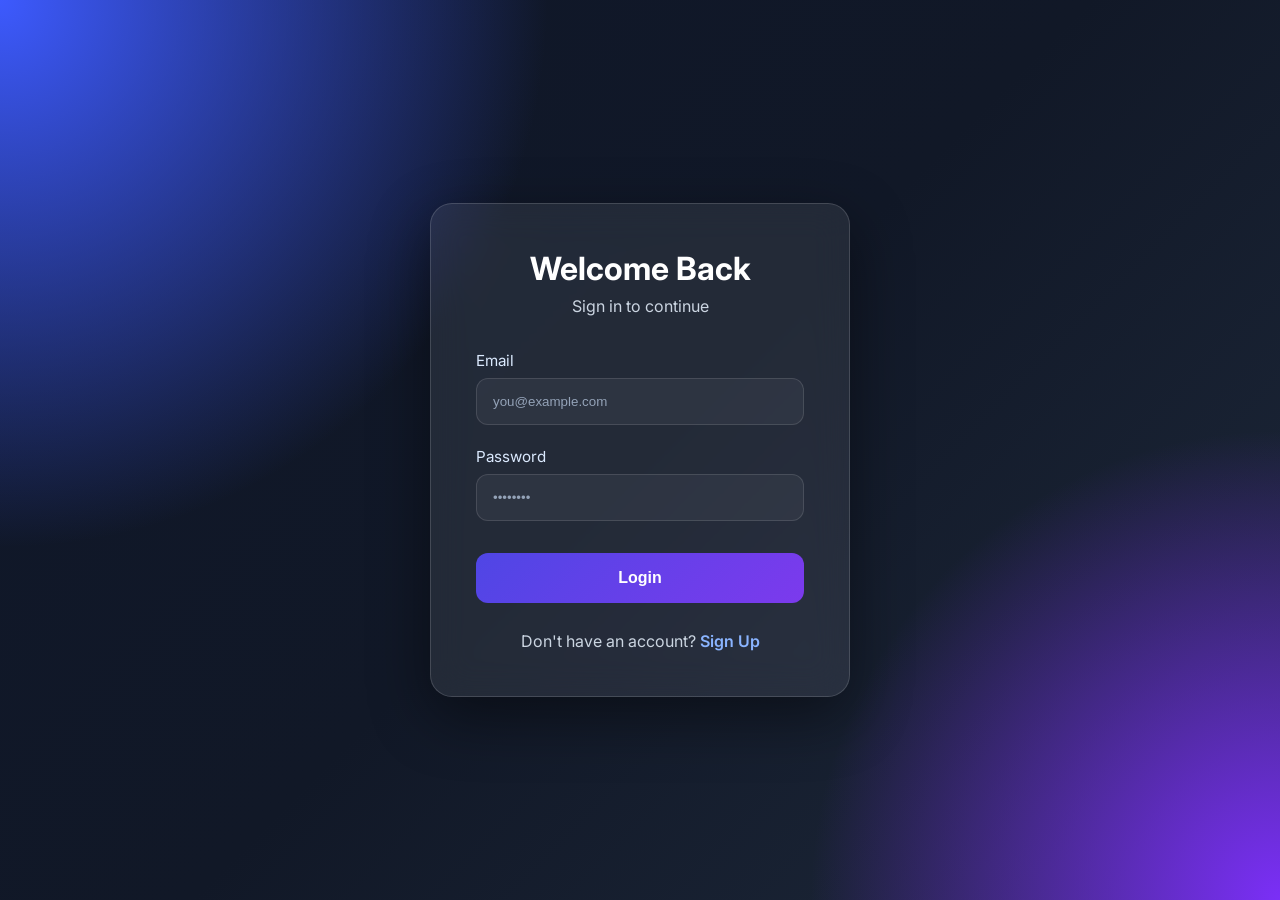
<file: index.html>
<!DOCTYPE html>
<html lang="en">

    <head>
        <meta charset="UTF-8">
        <meta name="viewport" content="width=device-width, initial-scale=1.0">
        <title>Login</title>
        <link rel="stylesheet" href="css/style.css">
        <link rel="icon" type="image/x-icon" href="./assets/icons/favicon.png">
        <link rel="preconnect" href="https://fonts.googleapis.com">
        <link rel="preconnect" href="https://fonts.gstatic.com" crossorigin>
        <link
            href="https://fonts.googleapis.com/css2?family=Cormorant+Garamond:wght@500;600&family=Inter:wght@300;400;500;600&display=swap"
            rel="stylesheet">
    </head>

    <body>

        <div class="container">
            <div class="card">

                <h1>Welcome Back</h1>
                <p class="subtitle">Sign in to continue</p>

                <form action="dashboard.html" method="get">

                    <div class="input-group">
                        <label>Email</label>
                        <input type="email" placeholder="you@example.com">
                    </div>

                    <div class="input-group">
                        <label>Password</label>
                        <input type="password" placeholder="••••••••">
                    </div>

                    <button type="submit">Login</button>

                </form>

                <p class="footer">
                    Don't have an account?
                    <a href="signup.html">Sign Up</a>
                </p>

            </div>
        </div>

    </body>

</html>
</file>
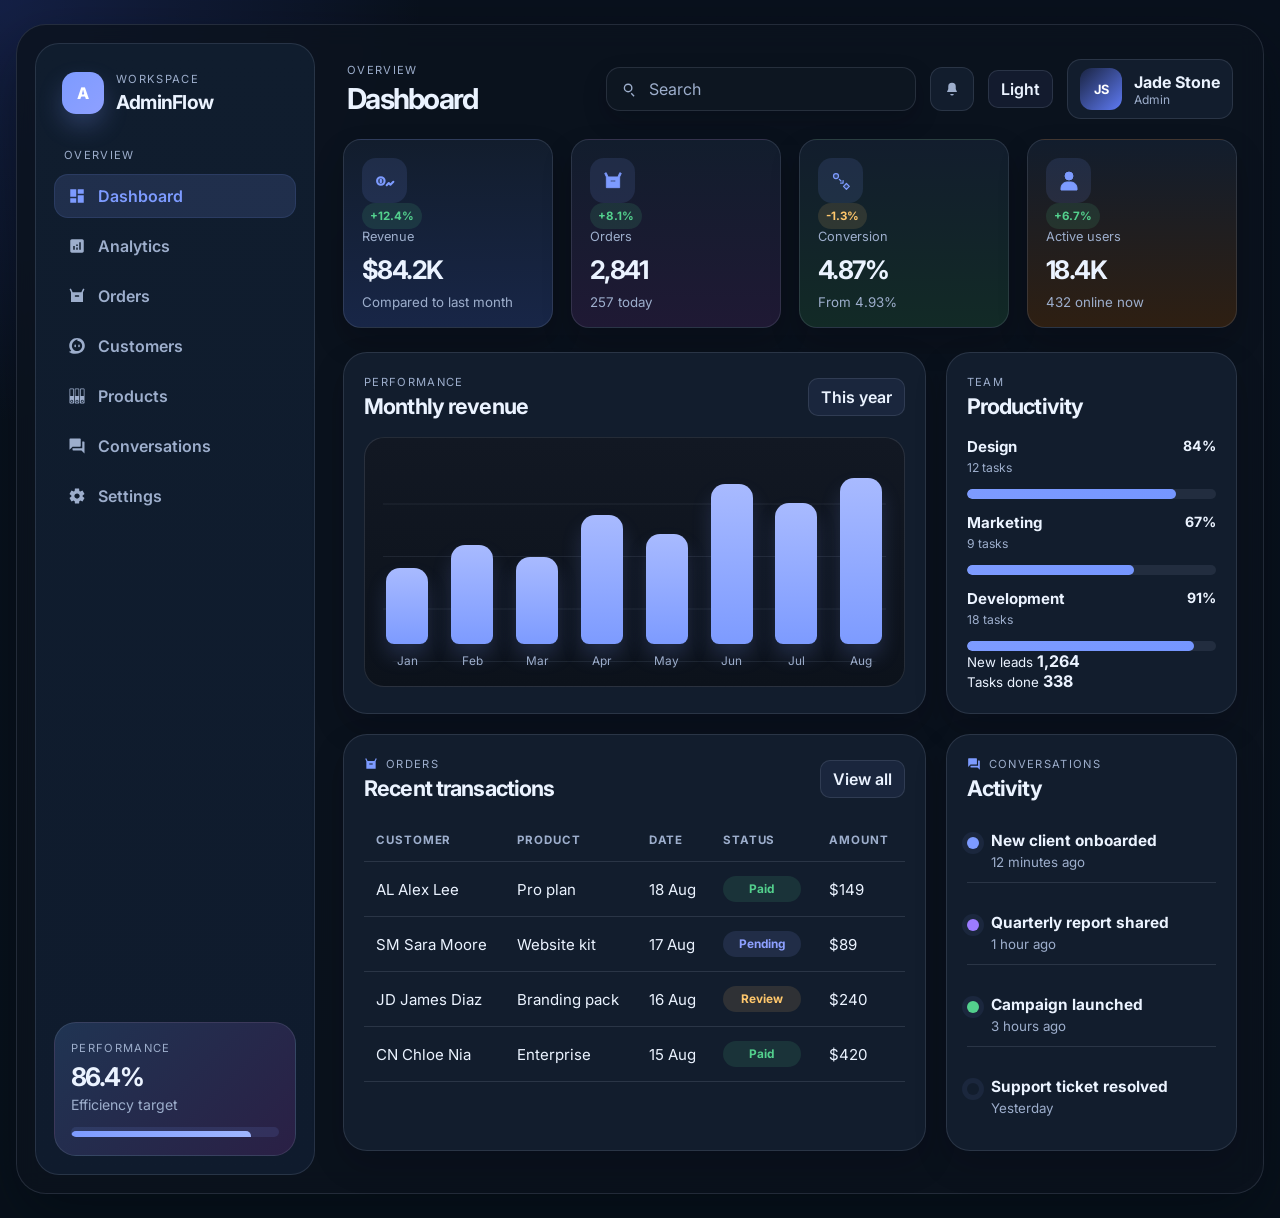
<file: dashboard-dark.html>
<!DOCTYPE html>
<html lang="en">

<head>
    <meta charset="UTF-8" />
    <meta name="viewport" content="width=device-width, initial-scale=1.0" />
    <title>Admin Panel Dashboard Dark</title>
    <link rel="preconnect" href="https://fonts.googleapis.com" />
    <link rel="preconnect" href="https://fonts.gstatic.com" crossorigin />
    <link href="https://fonts.googleapis.com/css2?family=Inter:wght@400;500;600;700;800&display=swap"
        rel="stylesheet" />
    <link rel="stylesheet" href="css/dash-dark-style.css" />
</head>

<body>
    <div class="app-shell">
        <aside class="sidebar" aria-label="Sidebar navigation">
            <div class="brand">
                <div class="brand-mark">A</div>
                <div>
                    <p class="eyebrow">Workspace</p>
                    <h1>AdminFlow</h1>
                </div>
            </div>

            <nav class="nav" aria-label="Main navigation">
                <p class="nav-label">Overview</p>

                <a class="nav-item active" href="index-dark.html">
                    <svg viewBox="0 0 24 24" aria-hidden="true">
                        <path fill="currentColor" d="M13 9V3h8v6zM3 13V3h8v10zm10 8V11h8v10zM3 21v-6h8v6z" />
                    </svg>
                    Dashboard
                </a>
                <a class="nav-item" href="analytics-dark.html">
                    <svg viewBox="0 0 24 24" aria-hidden="true">
                        <path fill="currentColor"
                            d="M7 17h2v-5H7zm8 0h2V7h-2zm-4 0h2v-3h-2zm0-5h2v-2h-2zm-6 9q-.825 0-1.412-.587T3 19V5q0-.825.588-1.412T5 3h14q.825 0 1.413.588T21 5v14q0 .825-.587 1.413T19 21z" />
                    </svg>
                    Analytics
                </a>
                <a class="nav-item" href="orders-dark.html">
                    <svg viewBox="0 0 24 24" aria-hidden="true">
                        <path fill="currentColor"
                            d="M4 20V7.1L2.05 2.85L3.85 2L6.2 7.05h11.6L20.15 2l1.8.85L20 7.1V20zm6-7h4q.425 0 .713-.288T15 12t-.288-.712T14 11h-4q-.425 0-.712.288T9 12t.288.713T10 13" />
                    </svg>
                    Orders
                </a>
                <a class="nav-item" href="index-dark.html">
                    <svg viewBox="0 0 48 48" aria-hidden="true">
                        <g fill="currentColor" fill-rule="evenodd" clip-rule="evenodd">
                            <path
                                d="M8.609 36.987C5.32 33.378 3.32 28.614 3.32 23.39c0-11.264 9.297-20.395 20.765-20.395S44.85 12.127 44.85 23.39c0 7.965-4.65 14.86-11.427 18.218a30 30 0 0 1-13.898 3.387c-6.152 0-11.868-1.839-16.608-4.987c0 0 3.179-.347 5.69-3.022zm25.23-3.502c5.373-5.371 5.373-14.08 0-19.453a13.7 13.7 0 0 0-8.96-4.007c-.098-2.447 1.219-4.099 1.225-4.107h-.001l.001-.001a19.7 19.7 0 0 0-10.228 5.439a19.7 19.7 0 0 0-4.755 7.641q.207-.55.463-1.084q-.293.75-.533 1.532c-1.573 4.776-.463 10.242 3.335 14.04c5.372 5.372 14.082 5.372 19.454 0" />
                            <path
                                d="M17.13 22.345v2.847a2.057 2.057 0 1 0 4.114 0v-2.847a2.057 2.057 0 1 0-4.114 0m10.183 0v2.847a2.057 2.057 0 0 0 4.114 0v-2.847a2.057 2.057 0 0 0-4.114 0" />
                        </g>
                    </svg>
                    Customers
                </a>
                <a class="nav-item" href="index-dark.html">
                    <svg viewBox="0 0 24 24" aria-hidden="true">
                        <path fill="currentColor"
                            d="M7 2H3a1 1 0 0 0-1 1v18a1 1 0 0 0 1 1h4a1 1 0 0 0 1-1V3a1 1 0 0 0-1-1M5 21a2 2 0 1 1 2-2a2 2 0 0 1-2 2m2-9H3V3h4Zm-1 7a1 1 0 1 1-1-1a1 1 0 0 1 1 1m8-17h-4a1 1 0 0 0-1 1v18a1 1 0 0 0 1 1h4a1 1 0 0 0 1-1V3a1 1 0 0 0-1-1m-2 19a2 2 0 1 1 2-2a2 2 0 0 1-2 2m2-9h-4V3h4Zm-1 7a1 1 0 1 1-1-1a1 1 0 0 1 1 1m8-17h-4a1 1 0 0 0-1 1v18a1 1 0 0 0 1 1h4a1 1 0 0 0 1-1V3a1 1 0 0 0-1-1m-2 19a2 2 0 1 1 2-2a2 2 0 0 1-2 2m2-9h-4V3h4Zm-1 7a1 1 0 1 1-1-1a1 1 0 0 1 1 1" />
                    </svg>
                    Products
                </a>
                <a class="nav-item" href="index-dark.html">
                    <svg viewBox="0 0 24 24" aria-hidden="true">
                        <path fill="currentColor"
                            d="M17 12V3a1 1 0 0 0-1-1H3a1 1 0 0 0-1 1v14l4-4h10a1 1 0 0 0 1-1m4-6h-2v9H6v2a1 1 0 0 0 1 1h11l4 4V7a1 1 0 0 0-1-1" />
                    </svg>
                    Conversations
                </a>
                <a class="nav-item" href="index-dark.html">
                    <svg viewBox="0 0 24 24" aria-hidden="true">
                        <path fill="currentColor"
                            d="m9.25 22l-.4-3.2q-.325-.125-.612-.3t-.563-.375L4.7 19.375l-2.75-4.75l2.575-1.95Q4.5 12.5 4.5 12.338v-.675q0-.163.025-.338L1.95 9.375l2.75-4.75l2.975 1.25q.275-.2.575-.375t.6-.3l.4-3.2h5.5l.4 3.2q.325.125.613.3t.562.375l2.975-1.25l2.75 4.75l-2.575 1.95q.025.175.025.338v.674q0 .163-.05.338l2.575 1.95l-2.75 4.75l-2.95-1.25q-.275.2-.575.375t-.6.3l-.4 3.2zm2.8-6.5q1.45 0 2.475-1.025T15.55 12t-1.025-2.475T12.05 8.5q-1.475 0-2.488 1.025T8.55 12t1.013 2.475T12.05 15.5" />
                    </svg>
                    Settings
                </a>
            </nav>

            <div class="sidebar-card">
                <p class="eyebrow">Performance</p>
                <strong>86.4%</strong>
                <span>Efficiency target</span>
                <div class="mini-progress" aria-hidden="true"><span></span></div>
            </div>
        </aside>

        <main class="main-panel">
            <header class="topbar">
                <div>
                    <p class="eyebrow">Overview</p>
                    <h2>Dashboard</h2>
                </div>

                <div class="topbar-actions">
                    <label class="search-box" aria-label="Search dashboard">
                        <svg viewBox="0 0 24 24" aria-hidden="true">
                            <path
                                d="M10.5 4a6.5 6.5 0 1 1 0 13 6.5 6.5 0 0 1 0-13Zm0 2a4.5 4.5 0 1 0 0 9 4.5 4.5 0 0 0 0-9Zm8.1 17.3-4.2-4.2 1.4-1.4 4.2 4.2-1.4 1.4Z" />
                        </svg>
                        <input type="search" placeholder="Search" aria-label="Search dashboard" />
                    </label>

                    <button class="icon-button" aria-label="Notifications">
                        <svg viewBox="0 0 24 24" aria-hidden="true">
                            <path
                                d="M12 3.5a5 5 0 0 1 5 5v3.5l1.7 4.1H5.3L7 12V8.5a5 5 0 0 1 5-5Zm0 17a2.5 2.5 0 0 1-2.45-2h4.9A2.5 2.5 0 0 1 12 20.5Z" />
                        </svg>
                    </button>

                    <a class="ghost-button" href="dashboard.html">Light</a>

                    <div class="user-pill" aria-label="User profile">
                        <div class="avatar">JS</div>
                        <div>
                            <strong>Jade Stone</strong>
                            <span>Admin</span>
                        </div>
                    </div>
                </div>
            </header>

            <section class="stats-grid" aria-label="Key performance indicators">
                <article class="stat-card accent-blue">
                    <div class="stat-head">
                        <div class="icon-box"><svg xmlns="http://www.w3.org/2000/svg" width="1em" height="1em"
                                viewBox="0 0 24 24" aria-hidden="true">
                                <title>revenue-duotone-bold</title>
                                <g fill="none" stroke="currentColor" stroke-linecap="round" stroke-linejoin="round"
                                    stroke-width="2.5">
                                    <path fill="currentColor" d="M2.5 12a4.5 4.5 0 1 0 9 0 4.5 4.5 0 1 0 -9 0"
                                        opacity=".2" stroke="none" />
                                    <path d="M2.5 12a4.5 4.5 0 1 0 9 0 4.5 4.5 0 1 0 -9 0" />
                                    <path d="M7 10.5v3" />
                                    <path d="m14 17 2.5 -2.5 2 2L22 13" />
                                </g>
                            </svg></div>
                        <span class="trend up">+12.4%</span>
                    </div>
                    <p class="stat-label">Revenue</p>
                    <h3>$84.2K</h3>
                    <small>Compared to last month</small>
                </article>

                <article class="stat-card accent-purple">
                    <div class="stat-head">
                        <div class="icon-box"><svg xmlns="http://www.w3.org/2000/svg" width="1em" height="1em"
                                viewBox="0 0 24 24" aria-hidden="true">
                                <title>orders</title>
                                <path fill="currentColor"
                                    d="M4 20V7.1L2.05 2.85L3.85 2L6.2 7.05h11.6L20.15 2l1.8.85L20 7.1V20zm6-7h4q.425 0 .713-.288T15 12t-.288-.712T14 11h-4q-.425 0-.712.288T9 12t.288.713T10 13" />
                            </svg></div>
                        <span class="trend up">+8.1%</span>
                    </div>
                    <p class="stat-label">Orders</p>
                    <h3>2,841</h3>
                    <small>257 today</small>
                </article>

                <article class="stat-card accent-green">
                    <div class="stat-head">
                        <div class="icon-box"><svg xmlns="http://www.w3.org/2000/svg" width="1em" height="1em"
                                viewBox="0 0 24 24" aria-hidden="true">
                                <title>conversion-duotone-thin</title>
                                <g fill="none" stroke="currentColor" stroke-linecap="round" stroke-linejoin="round"
                                    stroke-width="1.5">
                                    <path fill="currentColor" d="M3 6a3 3 0 1 0 6 0 3 3 0 1 0 -6 0" opacity=".2"
                                        stroke="none" />
                                    <path fill="currentColor" d="m18.5 15 3.5 3.5 -3.5 3.5 -3.5 -3.5Z" opacity=".2"
                                        stroke="none" />
                                    <path d="M3 6a3 3 0 1 0 6 0 3 3 0 1 0 -6 0" />
                                    <path d="m10 10 2 2" />
                                    <path d="M14.5 11.5v3h-3" />
                                    <path d="m18.5 15 3.5 3.5 -3.5 3.5 -3.5 -3.5Z" />
                                </g>
                            </svg></div>
                        <span class="trend down">-1.3%</span>
                    </div>
                    <p class="stat-label">Conversion</p>
                    <h3>4.87%</h3>
                    <small>From 4.93%</small>
                </article>

                <article class="stat-card accent-orange">
                    <div class="stat-head">
                        <div class="icon-box"><svg xmlns="http://www.w3.org/2000/svg" width="1em" height="1em"
                                viewBox="0 0 20 20" aria-hidden="true">
                                <title>user-active</title>
                                <path fill="currentColor" d="M12 11a6 6 0 0 1 6 6v2H2v-2a6 6 0 0 1 6-6z" />
                                <circle cx="10" cy="5" r="4" fill="currentColor" />
                            </svg></div>
                        <span class="trend up">+6.7%</span>
                    </div>
                    <p class="stat-label">Active users</p>
                    <h3>18.4K</h3>
                    <small>432 online now</small>
                </article>
            </section>

            <section class="content-grid">
                <article class="panel chart-panel">
                    <div class="panel-header">
                        <div>
                            <p class="eyebrow">Performance</p>
                            <h3>Monthly revenue</h3>
                        </div>
                        <button class="ghost-button">This year</button>
                    </div>

                    <div class="chart" aria-label="Monthly revenue chart">
                        <div class="chart-grid" aria-hidden="true"></div>
                        <div class="bars" aria-hidden="true">
                            <div class="bar-group"><span class="bar" style="--h:40%"></span><small>Jan</small></div>
                            <div class="bar-group"><span class="bar" style="--h:52%"></span><small>Feb</small></div>
                            <div class="bar-group"><span class="bar" style="--h:46%"></span><small>Mar</small></div>
                            <div class="bar-group"><span class="bar" style="--h:68%"></span><small>Apr</small></div>
                            <div class="bar-group"><span class="bar" style="--h:58%"></span><small>May</small></div>
                            <div class="bar-group"><span class="bar" style="--h:84%"></span><small>Jun</small></div>
                            <div class="bar-group"><span class="bar" style="--h:74%"></span><small>Jul</small></div>
                            <div class="bar-group"><span class="bar" style="--h:90%"></span><small>Aug</small></div>
                        </div>
                    </div>
                </article>

                <aside class="panel side-panel">
                    <div class="panel-header">
                        <div>
                            <p class="eyebrow">Team</p>
                            <h3>Productivity</h3>
                        </div>
                    </div>

                    <div class="progress-stack">
                        <div class="metric-row">
                            <div><strong>Design</strong><span>12 tasks</span></div>
                            <b>84%</b>
                        </div>
                        <div class="progress"><span style="width:84%"></span></div>

                        <div class="metric-row">
                            <div><strong>Marketing</strong><span>9 tasks</span></div>
                            <b>67%</b>
                        </div>
                        <div class="progress"><span style="width:67%"></span></div>

                        <div class="metric-row">
                            <div><strong>Development</strong><span>18 tasks</span></div>
                            <b>91%</b>
                        </div>
                        <div class="progress"><span style="width:91%"></span></div>
                    </div>

                    <div class="mini-cards">
                        <div>
                            <small>New leads</small>
                            <strong>1,264</strong>
                        </div>
                        <div>
                            <small>Tasks done</small>
                            <strong>338</strong>
                        </div>
                    </div>
                </aside>
            </section>

            <section class="bottom-grid">
                <article class="panel table-panel">
                    <div class="panel-header">
                        <div>
                            <div class="eyebrow-row">
                                <svg viewBox="0 0 24 24" aria-hidden="true">
                                    <path fill="currentColor"
                                        d="M4 20V7.1L2.05 2.85L3.85 2L6.2 7.05h11.6L20.15 2l1.8.85L20 7.1V20zm6-7h4q.425 0 .713-.288T15 12t-.288-.712T14 11h-4q-.425 0-.712.288T9 12t.288.713T10 13" />
                                </svg>
                                <p class="eyebrow">Orders</p>
                            </div>
                            <h3>Recent transactions</h3>
                        </div>
                        <button class="ghost-button">View all</button>
                    </div>

                    <div class="table-wrap">
                        <table>
                            <thead>
                                <tr>
                                    <th>Customer</th>
                                    <th>Product</th>
                                    <th>Date</th>
                                    <th>Status</th>
                                    <th>Amount</th>
                                </tr>
                            </thead>
                            <tbody>
                                <tr>
                                    <td><span class="user-badge">AL</span> Alex Lee</td>
                                    <td>Pro plan</td>
                                    <td>18 Aug</td>
                                    <td><span class="status success">Paid</span></td>
                                    <td>$149</td>
                                </tr>
                                <tr>
                                    <td><span class="user-badge alt">SM</span> Sara Moore</td>
                                    <td>Website kit</td>
                                    <td>17 Aug</td>
                                    <td><span class="status pending">Pending</span></td>
                                    <td>$89</td>
                                </tr>
                                <tr>
                                    <td><span class="user-badge yellow">JD</span> James Diaz</td>
                                    <td>Branding pack</td>
                                    <td>16 Aug</td>
                                    <td><span class="status warning">Review</span></td>
                                    <td>$240</td>
                                </tr>
                                <tr>
                                    <td><span class="user-badge green">CN</span> Chloe Nia</td>
                                    <td>Enterprise</td>
                                    <td>15 Aug</td>
                                    <td><span class="status success">Paid</span></td>
                                    <td>$420</td>
                                </tr>
                            </tbody>
                        </table>
                    </div>
                </article>

                <aside class="panel activity-panel">
                    <div class="panel-header">
                        <div>
                            <div class="eyebrow-row">
                                <svg viewBox="0 0 24 24" aria-hidden="true">
                                    <path fill="currentColor"
                                        d="M17 12V3a1 1 0 0 0-1-1H3a1 1 0 0 0-1 1v14l4-4h10a1 1 0 0 0 1-1m4-6h-2v9H6v2a1 1 0 0 0 1 1h11l4 4V7a1 1 0 0 0-1-1" />
                                </svg>
                                <p class="eyebrow">Conversations</p>
                            </div>
                            <h3>Activity</h3>
                        </div>
                    </div>

                    <ul class="activity-list">
                        <li><span class="dot blue"></span>
                            <div><strong>New client onboarded</strong><small>12 minutes ago</small></div>
                        </li>
                        <li><span class="dot violet"></span>
                            <div><strong>Quarterly report shared</strong><small>1 hour ago</small></div>
                        </li>
                        <li><span class="dot green"></span>
                            <div><strong>Campaign launched</strong><small>3 hours ago</small></div>
                        </li>
                        <li><span class="dot orange"></span>
                            <div><strong>Support ticket resolved</strong><small>Yesterday</small></div>
                        </li>
                    </ul>
                </aside>
            </section>
        </main>
    </div>
</body>

</html>
</file>
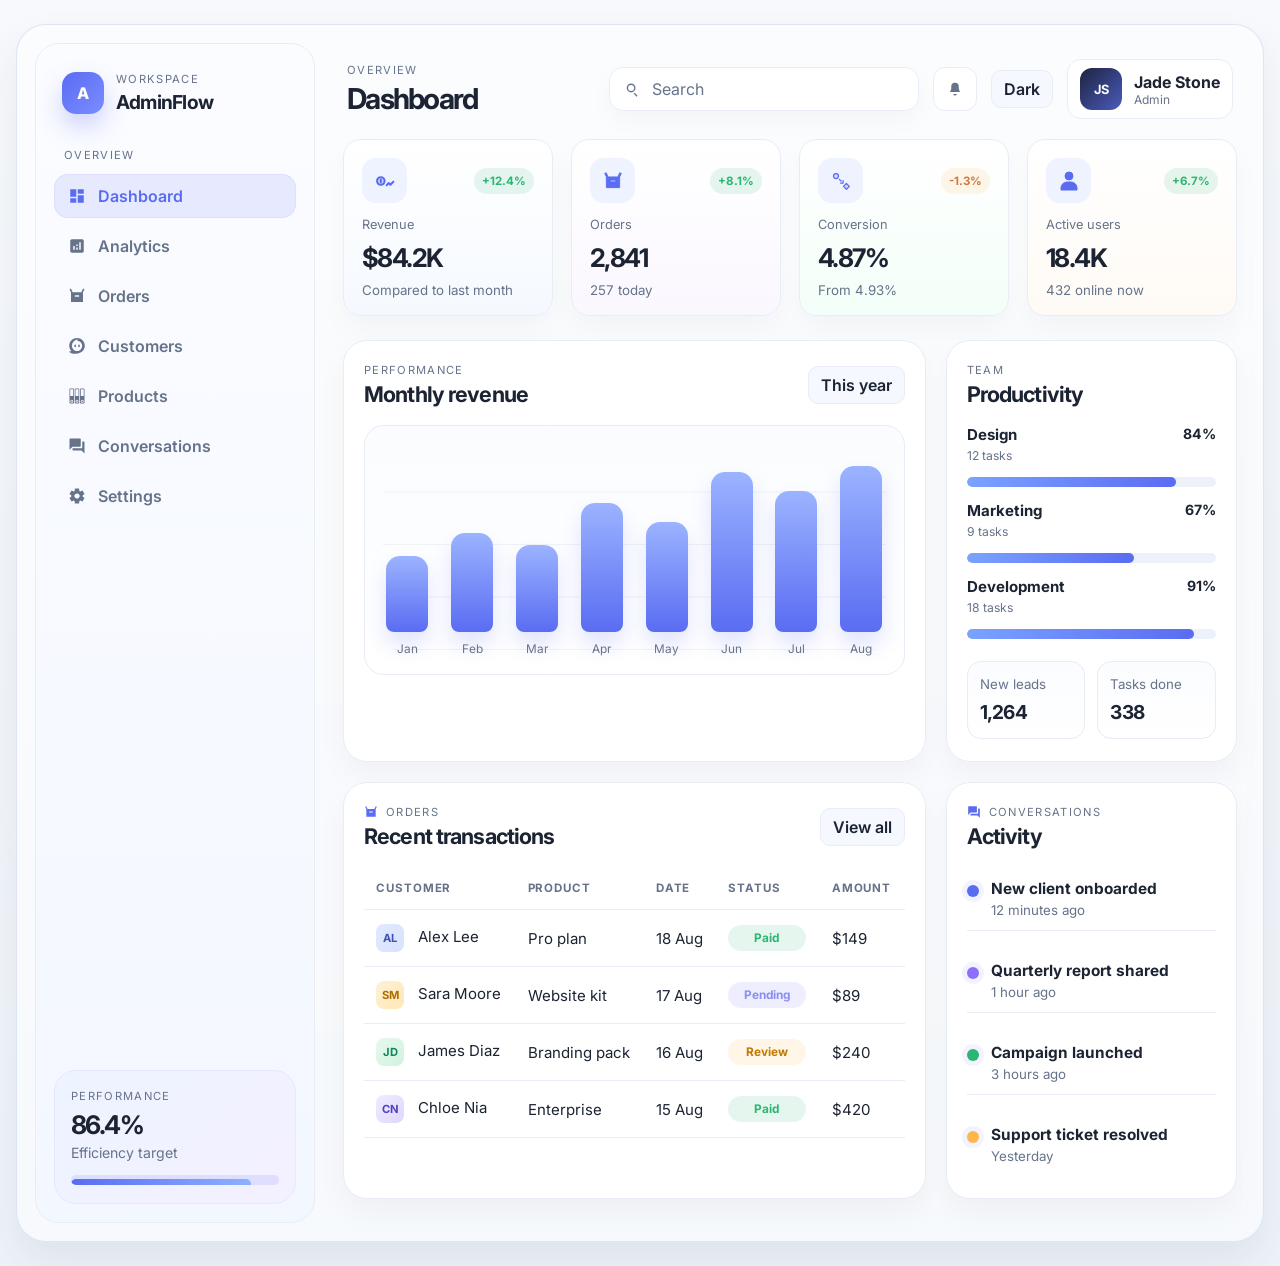
<file: dashboard.html>
<!DOCTYPE html>
<html lang="en">

<head>
    <meta charset="UTF-8" />
    <meta name="viewport" content="width=device-width, initial-scale=1.0" />
    <title>Admin Panel Dashboard</title>
    <link rel="preconnect" href="https://fonts.googleapis.com" />
    <link rel="preconnect" href="https://fonts.gstatic.com" crossorigin />
    <link href="https://fonts.googleapis.com/css2?family=Inter:wght@400;500;600;700;800&display=swap"
        rel="stylesheet" />
    <link rel="stylesheet" href="css/dash-style.css" />
</head>

<body>
    <div class="app-shell">
        <!-- Sidebar -->
        <aside class="sidebar" aria-label="Sidebar navigation">
            <div class="brand">
                <div class="brand-mark">A</div>
                <div>
                    <p class="eyebrow">Workspace</p>
                    <h1>AdminFlow</h1>
                </div>
            </div>

            <nav class="nav" aria-label="Main navigation">
                <p class="nav-label">Overview</p>

                <a class="nav-item active" href="index.html">
                    <svg viewBox="0 0 24 24" aria-hidden="true">
                        <path fill="currentColor" d="M13 9V3h8v6zM3 13V3h8v10zm10 8V11h8v10zM3 21v-6h8v6z" />
                    </svg>
                    Dashboard
                </a>
                <a class="nav-item" href="analytics.html">
                    <svg viewBox="0 0 24 24" aria-hidden="true">
                        <path fill="currentColor"
                            d="M7 17h2v-5H7zm8 0h2V7h-2zm-4 0h2v-3h-2zm0-5h2v-2h-2zm-6 9q-.825 0-1.412-.587T3 19V5q0-.825.588-1.412T5 3h14q.825 0 1.413.588T21 5v14q0 .825-.587 1.413T19 21z" />
                    </svg>
                    Analytics
                </a>
                <a class="nav-item" href="orders.html">
                    <svg viewBox="0 0 24 24" aria-hidden="true">
                        <path fill="currentColor"
                            d="M4 20V7.1L2.05 2.85L3.85 2L6.2 7.05h11.6L20.15 2l1.8.85L20 7.1V20zm6-7h4q.425 0 .713-.288T15 12t-.288-.712T14 11h-4q-.425 0-.712.288T9 12t.288.713T10 13" />
                    </svg>
                    Orders
                </a>
                <a class="nav-item" href="index.html">
                    <svg viewBox="0 0 48 48" aria-hidden="true">
                        <g fill="currentColor" fill-rule="evenodd" clip-rule="evenodd">
                            <path
                                d="M8.609 36.987C5.32 33.378 3.32 28.614 3.32 23.39c0-11.264 9.297-20.395 20.765-20.395S44.85 12.127 44.85 23.39c0 7.965-4.65 14.86-11.427 18.218a30 30 0 0 1-13.898 3.387c-6.152 0-11.868-1.839-16.608-4.987c0 0 3.179-.347 5.69-3.022zm25.23-3.502c5.373-5.371 5.373-14.08 0-19.453a13.7 13.7 0 0 0-8.96-4.007c-.098-2.447 1.219-4.099 1.225-4.107h-.001l.001-.001a19.7 19.7 0 0 0-10.228 5.439a19.7 19.7 0 0 0-4.755 7.641q.207-.55.463-1.084q-.293.75-.533 1.532c-1.573 4.776-.463 10.242 3.335 14.04c5.372 5.372 14.082 5.372 19.454 0" />
                            <path
                                d="M17.13 22.345v2.847a2.057 2.057 0 1 0 4.114 0v-2.847a2.057 2.057 0 1 0-4.114 0m10.183 0v2.847a2.057 2.057 0 0 0 4.114 0v-2.847a2.057 2.057 0 0 0-4.114 0" />
                        </g>
                    </svg>
                    Customers
                </a>
                <a class="nav-item" href="index.html">
                    <svg viewBox="0 0 24 24" aria-hidden="true">
                        <path fill="currentColor"
                            d="M7 2H3a1 1 0 0 0-1 1v18a1 1 0 0 0 1 1h4a1 1 0 0 0 1-1V3a1 1 0 0 0-1-1M5 21a2 2 0 1 1 2-2a2 2 0 0 1-2 2m2-9H3V3h4Zm-1 7a1 1 0 1 1-1-1a1 1 0 0 1 1 1m8-17h-4a1 1 0 0 0-1 1v18a1 1 0 0 0 1 1h4a1 1 0 0 0 1-1V3a1 1 0 0 0-1-1m-2 19a2 2 0 1 1 2-2a2 2 0 0 1-2 2m2-9h-4V3h4Zm-1 7a1 1 0 1 1-1-1a1 1 0 0 1 1 1m8-17h-4a1 1 0 0 0-1 1v18a1 1 0 0 0 1 1h4a1 1 0 0 0 1-1V3a1 1 0 0 0-1-1m-2 19a2 2 0 1 1 2-2a2 2 0 0 1-2 2m2-9h-4V3h4Zm-1 7a1 1 0 1 1-1-1a1 1 0 0 1 1 1" />
                    </svg>
                    Products
                </a>
                <a class="nav-item" href="index.html">
                    <svg viewBox="0 0 24 24" aria-hidden="true">
                        <path fill="currentColor"
                            d="M17 12V3a1 1 0 0 0-1-1H3a1 1 0 0 0-1 1v14l4-4h10a1 1 0 0 0 1-1m4-6h-2v9H6v2a1 1 0 0 0 1 1h11l4 4V7a1 1 0 0 0-1-1" />
                    </svg>
                    Conversations
                </a>
                <a class="nav-item" href="index.html">
                    <svg viewBox="0 0 24 24" aria-hidden="true">
                        <path fill="currentColor"
                            d="m9.25 22l-.4-3.2q-.325-.125-.612-.3t-.563-.375L4.7 19.375l-2.75-4.75l2.575-1.95Q4.5 12.5 4.5 12.338v-.675q0-.163.025-.338L1.95 9.375l2.75-4.75l2.975 1.25q.275-.2.575-.375t.6-.3l.4-3.2h5.5l.4 3.2q.325.125.613.3t.562.375l2.975-1.25l2.75 4.75l-2.575 1.95q.025.175.025.338v.674q0 .163-.05.338l2.575 1.95l-2.75 4.75l-2.95-1.25q-.275.2-.575.375t-.6.3l-.4 3.2zm2.8-6.5q1.45 0 2.475-1.025T15.55 12t-1.025-2.475T12.05 8.5q-1.475 0-2.488 1.025T8.55 12t1.013 2.475T12.05 15.5" />
                    </svg>
                    Settings
                </a>
            </nav>

            <div class="sidebar-card">
                <p class="eyebrow">Performance</p>
                <strong>86.4%</strong>
                <span>Efficiency target</span>
                <div class="mini-progress" aria-hidden="true">
                    <span></span>
                </div>
            </div>
        </aside>

        <!-- Main content -->
        <main class="main-panel">
            <header class="topbar">
                <div>
                    <p class="eyebrow">Overview</p>
                    <h2>Dashboard</h2>
                </div>

                <div class="topbar-actions">
                    <label class="search-box" aria-label="Search">
                        <svg viewBox="0 0 24 24" aria-hidden="true">
                            <path
                                d="M10.5 4a6.5 6.5 0 1 1 0 13 6.5 6.5 0 0 1 0-13Zm0 2a4.5 4.5 0 1 0 0 9 4.5 4.5 0 0 0 0-9Zm8.1 17.3-4.2-4.2 1.4-1.4 4.2 4.2-1.4 1.4Z" />
                        </svg>
                        <input type="search" placeholder="Search" aria-label="Search dashboard" />
                    </label>

                    <button class="icon-button" aria-label="Notifications">
                        <svg viewBox="0 0 24 24" aria-hidden="true">
                            <path
                                d="M12 3.5a5 5 0 0 1 5 5v3.5l1.7 4.1H5.3L7 12V8.5a5 5 0 0 1 5-5Zm0 17a2.5 2.5 0 0 1-2.45-2h4.9A2.5 2.5 0 0 1 12 20.5Z" />
                        </svg>
                    </button>

                    <a class="ghost-button" href="dashboard-dark.html">Dark</a>

                    <div class="user-pill" aria-label="User profile">
                        <div class="avatar">JS</div>
                        <div>
                            <strong>Jade Stone</strong>
                            <span>Admin</span>
                        </div>
                    </div>
                </div>
            </header>

            <!-- KPI cards -->
            <section class="stats-grid" aria-label="Key performance indicators">
                <article class="stat-card accent-blue">
                    <div class="stat-head">
                        <div class="icon-box">
                            <svg xmlns="http://www.w3.org/2000/svg" width="1em" height="1em" viewBox="0 0 24 24"
                                aria-hidden="true">
                                <title>revenue-duotone-bold</title>
                                <g fill="none" stroke="currentColor" stroke-linecap="round" stroke-linejoin="round"
                                    stroke-width="2.5">
                                    <path fill="currentColor" d="M2.5 12a4.5 4.5 0 1 0 9 0 4.5 4.5 0 1 0 -9 0"
                                        opacity=".2" stroke="none" />
                                    <path d="M2.5 12a4.5 4.5 0 1 0 9 0 4.5 4.5 0 1 0 -9 0" />
                                    <path d="M7 10.5v3" />
                                    <path d="m14 17 2.5 -2.5 2 2L22 13" />
                                </g>
                            </svg>
                        </div>
                        <span class="trend up">+12.4%</span>
                    </div>
                    <p class="stat-label">Revenue</p>
                    <h3>$84.2K</h3>
                    <small>Compared to last month</small>
                </article>

                <article class="stat-card accent-purple">
                    <div class="stat-head">
                        <div class="icon-box">
                            <svg xmlns="http://www.w3.org/2000/svg" width="1em" height="1em" viewBox="0 0 24 24"
                                aria-hidden="true">
                                <title>orders</title>
                                <path fill="currentColor"
                                    d="M4 20V7.1L2.05 2.85L3.85 2L6.2 7.05h11.6L20.15 2l1.8.85L20 7.1V20zm6-7h4q.425 0 .713-.288T15 12t-.288-.712T14 11h-4q-.425 0-.712.288T9 12t.288.713T10 13" />
                            </svg>
                        </div>
                        <span class="trend up">+8.1%</span>
                    </div>
                    <p class="stat-label">Orders</p>
                    <h3>2,841</h3>
                    <small>257 today</small>
                </article>

                <article class="stat-card accent-green">
                    <div class="stat-head">
                        <div class="icon-box">
                            <svg xmlns="http://www.w3.org/2000/svg" width="1em" height="1em" viewBox="0 0 24 24"
                                aria-hidden="true">
                                <title>conversion-duotone-thin</title>
                                <g fill="none" stroke="currentColor" stroke-linecap="round" stroke-linejoin="round"
                                    stroke-width="1.5">
                                    <path fill="currentColor" d="M3 6a3 3 0 1 0 6 0 3 3 0 1 0 -6 0" opacity=".2"
                                        stroke="none" />
                                    <path fill="currentColor" d="m18.5 15 3.5 3.5 -3.5 3.5 -3.5 -3.5Z" opacity=".2"
                                        stroke="none" />
                                    <path d="M3 6a3 3 0 1 0 6 0 3 3 0 1 0 -6 0" />
                                    <path d="m10 10 2 2" />
                                    <path d="M14.5 11.5v3h-3" />
                                    <path d="m18.5 15 3.5 3.5 -3.5 3.5 -3.5 -3.5Z" />
                                </g>
                            </svg>
                        </div>
                        <span class="trend down">-1.3%</span>
                    </div>
                    <p class="stat-label">Conversion</p>
                    <h3>4.87%</h3>
                    <small>From 4.93%</small>
                </article>

                <article class="stat-card accent-orange">
                    <div class="stat-head">
                        <div class="icon-box">
                            <svg xmlns="http://www.w3.org/2000/svg" width="1em" height="1em" viewBox="0 0 20 20"
                                aria-hidden="true">
                                <title>user-active</title>
                                <path fill="currentColor" d="M12 11a6 6 0 0 1 6 6v2H2v-2a6 6 0 0 1 6-6z" />
                                <circle cx="10" cy="5" r="4" fill="currentColor" />
                            </svg>
                        </div>
                        <span class="trend up">+6.7%</span>
                    </div>
                    <p class="stat-label">Active users</p>
                    <h3>18.4K</h3>
                    <small>432 online now</small>
                </article>
            </section>

            <section class="content-grid">
                <!-- Revenue chart -->
                <article class="panel chart-panel">
                    <div class="panel-header">
                        <div>
                            <p class="eyebrow">Performance</p>
                            <h3>Monthly revenue</h3>
                        </div>
                        <button class="ghost-button">This year</button>
                    </div>

                    <div class="chart" aria-label="Monthly revenue chart">
                        <div class="chart-grid" aria-hidden="true"></div>
                        <div class="bars" aria-hidden="true">
                            <div class="bar-group"><span class="bar height-40" style="--h:40%"></span><small>Jan</small>
                            </div>
                            <div class="bar-group"><span class="bar height-52" style="--h:52%"></span><small>Feb</small>
                            </div>
                            <div class="bar-group"><span class="bar height-46" style="--h:46%"></span><small>Mar</small>
                            </div>
                            <div class="bar-group"><span class="bar height-68" style="--h:68%"></span><small>Apr</small>
                            </div>
                            <div class="bar-group"><span class="bar height-58" style="--h:58%"></span><small>May</small>
                            </div>
                            <div class="bar-group"><span class="bar height-84" style="--h:84%"></span><small>Jun</small>
                            </div>
                            <div class="bar-group"><span class="bar height-74" style="--h:74%"></span><small>Jul</small>
                            </div>
                            <div class="bar-group"><span class="bar height-90" style="--h:90%"></span><small>Aug</small>
                            </div>
                        </div>
                    </div>
                </article>

                <!-- Team overview -->
                <aside class="panel side-panel">
                    <div class="panel-header">
                        <div>
                            <p class="eyebrow">Team</p>
                            <h3>Productivity</h3>
                        </div>
                    </div>

                    <div class="progress-stack">
                        <div class="metric-row">
                            <div>
                                <strong>Design</strong>
                                <span>12 tasks</span>
                            </div>
                            <b>84%</b>
                        </div>
                        <div class="progress"><span style="width:84%"></span></div>

                        <div class="metric-row">
                            <div>
                                <strong>Marketing</strong>
                                <span>9 tasks</span>
                            </div>
                            <b>67%</b>
                        </div>
                        <div class="progress"><span style="width:67%"></span></div>

                        <div class="metric-row">
                            <div>
                                <strong>Development</strong>
                                <span>18 tasks</span>
                            </div>
                            <b>91%</b>
                        </div>
                        <div class="progress"><span style="width:91%"></span></div>
                    </div>

                    <div class="mini-cards">
                        <div>
                            <small>New leads</small>
                            <strong>1,264</strong>
                        </div>
                        <div>
                            <small>Tasks done</small>
                            <strong>338</strong>
                        </div>
                    </div>
                </aside>
            </section>

            <section class="bottom-grid">
                <!-- Recent Orders -->
                <article class="panel table-panel">
                    <div class="panel-header">
                        <div>
                            <div class="eyebrow-row">
                                <svg viewBox="0 0 24 24" aria-hidden="true">
                                    <path fill="currentColor"
                                        d="M4 20V7.1L2.05 2.85L3.85 2L6.2 7.05h11.6L20.15 2l1.8.85L20 7.1V20zm6-7h4q.425 0 .713-.288T15 12t-.288-.712T14 11h-4q-.425 0-.712.288T9 12t.288.713T10 13" />
                                </svg>
                                <p class="eyebrow">Orders</p>
                            </div>
                            <h3>Recent transactions</h3>
                        </div>
                        <button class="ghost-button">View all</button>
                    </div>

                    <div class="table-wrap">
                        <table>
                            <thead>
                                <tr>
                                    <th>Customer</th>
                                    <th>Product</th>
                                    <th>Date</th>
                                    <th>Status</th>
                                    <th>Amount</th>
                                </tr>
                            </thead>
                            <tbody>
                                <tr>
                                    <td><span class="user-badge">AL</span> Alex Lee</td>
                                    <td>Pro plan</td>
                                    <td>18 Aug</td>
                                    <td><span class="status success">Paid</span></td>
                                    <td>$149</td>
                                </tr>
                                <tr>
                                    <td><span class="user-badge alt">SM</span> Sara Moore</td>
                                    <td>Website kit</td>
                                    <td>17 Aug</td>
                                    <td><span class="status pending">Pending</span></td>
                                    <td>$89</td>
                                </tr>
                                <tr>
                                    <td><span class="user-badge yellow">JD</span> James Diaz</td>
                                    <td>Branding pack</td>
                                    <td>16 Aug</td>
                                    <td><span class="status warning">Review</span></td>
                                    <td>$240</td>
                                </tr>
                                <tr>
                                    <td><span class="user-badge green">CN</span> Chloe Nia</td>
                                    <td>Enterprise</td>
                                    <td>15 Aug</td>
                                    <td><span class="status success">Paid</span></td>
                                    <td>$420</td>
                                </tr>
                            </tbody>
                        </table>
                    </div>
                </article>

                <!-- Activity feed -->
                <aside class="panel activity-panel">
                    <div class="panel-header">
                        <div>
                            <div class="eyebrow-row">
                                <svg viewBox="0 0 24 24" aria-hidden="true">
                                    <path fill="currentColor"
                                        d="M17 12V3a1 1 0 0 0-1-1H3a1 1 0 0 0-1 1v14l4-4h10a1 1 0 0 0 1-1m4-6h-2v9H6v2a1 1 0 0 0 1 1h11l4 4V7a1 1 0 0 0-1-1" />
                                </svg>
                                <p class="eyebrow">Conversations</p>
                            </div>
                            <h3>Activity</h3>
                        </div>
                    </div>

                    <ul class="activity-list">
                        <li>
                            <span class="dot blue"></span>
                            <div>
                                <strong>New client onboarded</strong>
                                <small>12 minutes ago</small>
                            </div>
                        </li>
                        <li>
                            <span class="dot violet"></span>
                            <div>
                                <strong>Quarterly report shared</strong>
                                <small>1 hour ago</small>
                            </div>
                        </li>
                        <li>
                            <span class="dot green"></span>
                            <div>
                                <strong>Campaign launched</strong>
                                <small>3 hours ago</small>
                            </div>
                        </li>
                        <li>
                            <span class="dot orange"></span>
                            <div>
                                <strong>Support ticket resolved</strong>
                                <small>Yesterday</small>
                            </div>
                        </li>
                    </ul>
                </aside>
            </section>
        </main>
    </div>
</body>

</html>
</file>
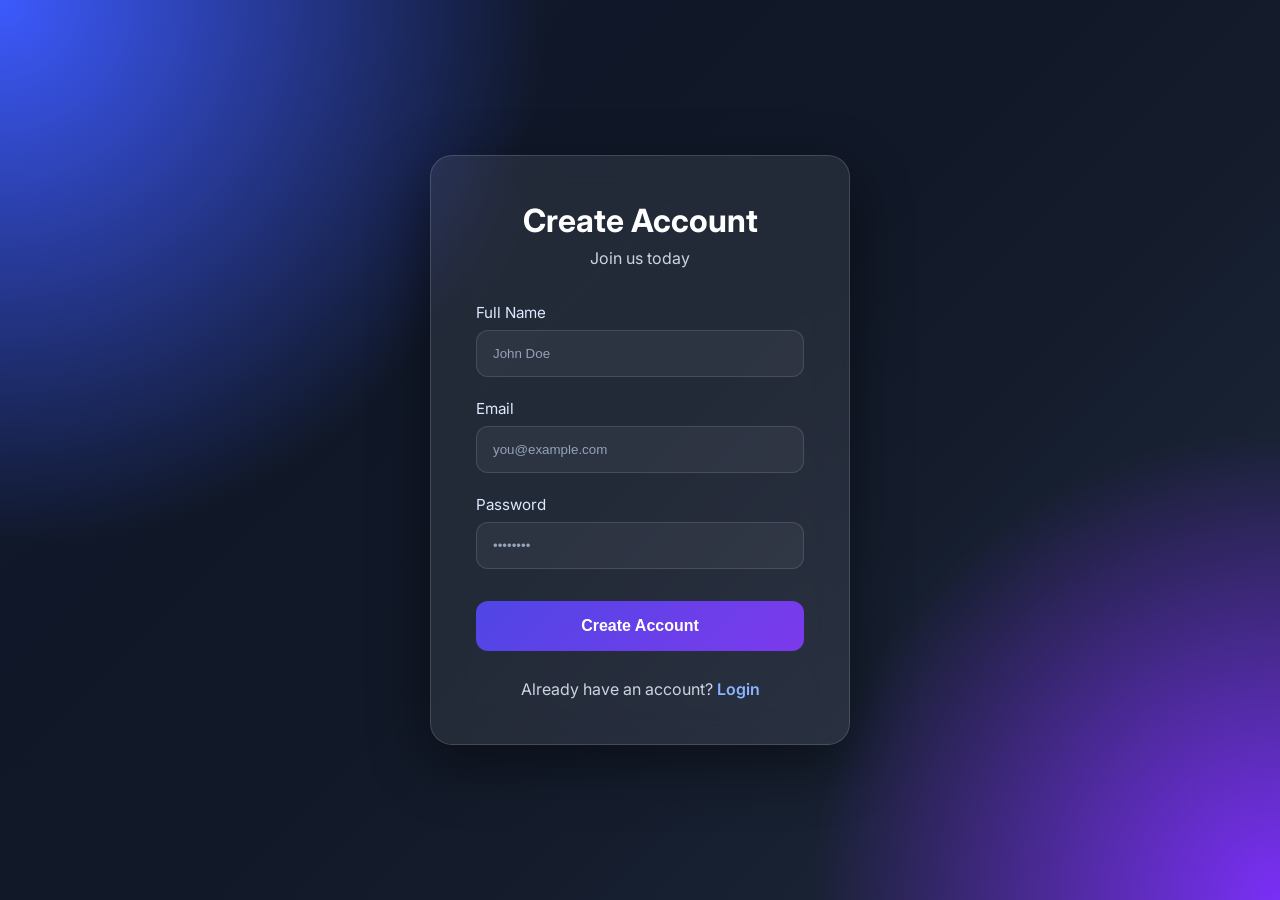
<file: signup.html>
<!DOCTYPE html>
<html lang="en">

    <head>
        <meta charset="UTF-8">
        <meta name="viewport" content="width=device-width, initial-scale=1.0">
        <title>Sign Up</title>
        <link rel="stylesheet" href="css/style.css">
        <link rel="icon" type="image/x-icon" href="./assets/icons/favicon.png">
        <link rel="preconnect" href="https://fonts.googleapis.com">
        <link rel="preconnect" href="https://fonts.gstatic.com" crossorigin>
        <link
            href="https://fonts.googleapis.com/css2?family=Cormorant+Garamond:wght@500;600&family=Inter:wght@300;400;500;600&display=swap"
            rel="stylesheet">
    </head>

    <body>

        <div class="container">
            <div class="card">

                <h1>Create Account</h1>
                <p class="subtitle">Join us today</p>

                <form>

                    <div class="input-group">
                        <label>Full Name</label>
                        <input type="text" placeholder="John Doe">
                    </div>

                    <div class="input-group">
                        <label>Email</label>
                        <input type="email" placeholder="you@example.com">
                    </div>

                    <div class="input-group">
                        <label>Password</label>
                        <input type="password" placeholder="••••••••">
                    </div>

                    <button type="submit">Create Account</button>

                </form>

                <p class="footer">
                    Already have an account?
                    <a href="index.html">Login</a>
                </p>

            </div>
        </div>

    </body>

</html>
</file>
<file: css/style.css>
*{
    margin:0;
    padding:0;
    box-sizing:border-box;
}

body{
    font-family:Inter,Segoe UI,Roboto,sans-serif;
    min-height:100vh;

    display:flex;
    justify-content:center;
    align-items:center;

    background:
        radial-gradient(circle at top left,#3d5afe 0%,transparent 35%),
        radial-gradient(circle at bottom right,#7b2ff7 0%,transparent 30%),
        linear-gradient(135deg,#0f172a,#111827,#1e293b);

    color:white;
}

.container{
    width:100%;
    display:flex;
    justify-content:center;
    align-items:center;
    padding:25px;
}

.card{

    width:420px;

    padding:45px;

    background:rgba(255,255,255,.08);

    border:1px solid rgba(255,255,255,.15);

    backdrop-filter:blur(18px);

    border-radius:22px;

    box-shadow:
        0 20px 60px rgba(0,0,0,.45);

}

h1{
    font-size:2rem;
    margin-bottom:8px;
    text-align:center;
}

.subtitle{
    text-align:center;
    color:#cbd5e1;
    margin-bottom:35px;
}

.input-group{
    margin-bottom:22px;
}

label{
    display:block;
    margin-bottom:8px;
    font-size:.95rem;
    color:#dbeafe;
}

input{

    width:100%;

    padding:15px 16px;

    border-radius:12px;

    border:1px solid rgba(255,255,255,.12);

    background:rgba(255,255,255,.05);

    color:white;

    outline:none;

    transition:.3s;
}

input::placeholder{
    color:#94a3b8;
}

input:focus{

    border-color:#6ea8fe;

    box-shadow:
        0 0 0 4px rgba(99,102,241,.25);

    background:rgba(255,255,255,.08);

}

button{

    width:100%;

    padding:16px;

    border:none;

    border-radius:12px;

    background:linear-gradient(
        135deg,
        #4f46e5,
        #7c3aed
    );

    color:white;

    font-size:1rem;

    font-weight:600;

    cursor:pointer;

    transition:.25s;

    margin-top:10px;

}

button:hover{

    transform:translateY(-2px);

    box-shadow:
        0 12px 30px rgba(124,58,237,.45);

}

.footer{

    margin-top:28px;

    text-align:center;

    color:#cbd5e1;

}

.footer a{

    color:#8ab4ff;

    text-decoration:none;

    font-weight:600;

}

.footer a:hover{

    color:white;

    text-decoration:underline;

}

@media(max-width:500px){

    .card{
        width:100%;
        padding:35px 25px;
    }

}
</file>
<file: css/dash-dark-style.css>
:root {
    --bg: #09111d;
    --bg-strong: #0f1729;
    --panel: #121d2d;
    --panel-soft: #17263d;
    --surface: #0d1726;
    --line: rgba(148, 163, 184, 0.18);
    --line-strong: rgba(148, 163, 184, 0.28);
    --text: #ebf3ff;
    --muted: #9daecc;
    --primary: #7d9bff;
    --primary-soft: rgba(125, 155, 255, 0.14);
    --accent-blue: rgba(61, 108, 231, 0.18);
    --accent-purple: rgba(135, 95, 220, 0.18);
    --accent-green: rgba(42, 169, 115, 0.18);
    --accent-orange: rgba(255, 177, 89, 0.18);
    --success: #53d08d;
    --warning: #ffc76c;
    --pending: #8ea0ff;
    --shadow: 0 24px 60px rgba(3, 8, 16, 0.45);
    --radius-lg: 24px;
    --radius-md: 18px;
    --radius-sm: 12px;
}

* {
    box-sizing: border-box;
}

html {
    scroll-behavior: smooth;
}

body {
    margin: 0;
    min-height: 100vh;
    background:
        radial-gradient(circle at top left, rgba(72, 100, 255, 0.18), transparent 24%),
        linear-gradient(180deg, var(--bg) 0%, #08111b 100%);
    color: var(--text);
    font-family: "Inter", sans-serif;
}

img,
svg {
    display: block;
    max-width: 100%;
}

a {
    color: inherit;
    text-decoration: none;
}

button,
input {
    font: inherit;
}

button {
    border: none;
    background: none;
    cursor: pointer;
}

.app-shell {
    width: min(1460px, calc(100% - 32px));
    min-height: 92vh;
    margin: 24px auto;
    padding: 18px;
    display: grid;
    grid-template-columns: 280px minmax(0, 1fr);
    gap: 20px;
    background: rgba(12, 19, 30, 0.82);
    border: 1px solid var(--line);
    border-radius: 30px;
    box-shadow: var(--shadow);
    backdrop-filter: blur(12px);
}

.sidebar {
    background: linear-gradient(180deg, #101d2e 0%, #0f1b2d 100%);
    border: 1px solid var(--line);
    border-radius: 24px;
    padding: 20px 18px 18px;
    display: flex;
    flex-direction: column;
}

.brand,
.nav-item,
.stat-head,
.panel-header,
.topbar,
.topbar-actions,
.search-box,
.user-pill,
.mini-cards,
.metric-row,
.region-row,
.pipeline,
.stat-card,
.panel,
.sidebar-card,
.icon-button {
    /* shared styling hook for dark mode consistency */
}

.brand {
    display: flex;
    align-items: center;
    gap: 12px;
    padding: 8px 8px 22px;
}

.brand-mark {
    width: 42px;
    height: 42px;
    border-radius: 14px;
    display: grid;
    place-items: center;
    background: linear-gradient(135deg, var(--primary) 0%, #8ea0ff 100%);
    color: white;
    font-weight: 800;
    box-shadow: 0 12px 24px rgba(125, 155, 255, 0.24);
}

.brand h1 {
    margin: 0;
    font-size: 1.2rem;
    letter-spacing: -0.04em;
}

.eyebrow {
    margin: 0 0 4px;
    font-size: 0.7rem;
    letter-spacing: 0.12em;
    text-transform: uppercase;
    color: var(--muted);
}

.eyebrow-row {
    display: flex;
    align-items: center;
    gap: 8px;
    margin-bottom: 4px;
}

.eyebrow-row svg {
    width: 14px;
    height: 14px;
    color: var(--primary);
    fill: currentColor;
    display: block;
}

.eyebrow-row .eyebrow {
    margin: 0;
}

.nav {
    margin-top: 4px;
}

.nav-label {
    margin: 8px 10px 12px;
    font-size: 0.7rem;
    letter-spacing: 0.12em;
    text-transform: uppercase;
    color: var(--muted);
}

.nav-item {
    display: flex;
    align-items: center;
    gap: 12px;
    padding: 12px 14px;
    margin: 6px 0;
    border-radius: 14px;
    color: var(--muted);
    font-weight: 600;
    transition: all 0.2s ease;
}

.nav-item svg {
    width: 18px;
    height: 18px;
    fill: currentColor;
}

.nav-item:hover,
.nav-item.active {
    background: var(--primary-soft);
    color: var(--primary);
    box-shadow: inset 0 0 0 1px rgba(125, 155, 255, 0.12);
}

.sidebar-card {
    margin-top: auto;
    background: linear-gradient(135deg, rgba(36, 59, 92, 0.8) 0%, rgba(49, 33, 75, 0.8) 100%);
    border: 1px solid var(--line);
    border-radius: 22px;
    padding: 18px 16px;
}

.sidebar-card strong {
    display: block;
    margin-top: 6px;
    font-size: clamp(1.6rem, 2vw, 2rem);
    letter-spacing: -0.06em;
}

.sidebar-card span {
    display: block;
    margin-top: 4px;
    color: var(--muted);
    font-size: 0.88rem;
}

.mini-progress {
    margin-top: 14px;
    width: 100%;
    height: 10px;
    background: rgba(125, 155, 255, 0.12);
    border-radius: 999px;
    overflow: hidden;
}

.mini-progress span {
    display: block;
    width: 86.4%;
    height: 100%;
    border-radius: inherit;
    background: linear-gradient(90deg, var(--primary) 0%, #9fb6ff 100%);
}

.main-panel {
    padding: 8px 8px 4px;
}

.topbar {
    display: flex;
    justify-content: space-between;
    gap: 24px;
    align-items: center;
    padding: 8px 4px 20px;
}

.topbar h2 {
    margin: 0;
    font-size: clamp(1.8rem, 2vw, 2.4rem);
    letter-spacing: -0.06em;
}

.topbar-actions {
    display: flex;
    align-items: center;
    gap: 14px;
    flex-wrap: wrap;
}

.search-box {
    min-width: 260px;
    display: flex;
    align-items: center;
    gap: 10px;
    background: rgba(16, 24, 35, 0.8);
    border: 1px solid var(--line);
    border-radius: 14px;
    padding: 10px 14px;
    box-shadow: 0 10px 24px rgba(5, 10, 18, 0.2);
}

.search-box svg,
.icon-button svg {
    width: 18px;
    height: 18px;
    fill: var(--muted);
}

.search-box input {
    width: 100%;
    border: none;
    outline: none;
    background: transparent;
    color: var(--text);
}

.search-box input::placeholder {
    color: var(--muted);
}

.icon-button {
    width: 44px;
    height: 44px;
    border-radius: 12px;
    display: grid;
    place-items: center;
    background: var(--panel);
    border: 1px solid var(--line);
}

.user-pill {
    display: flex;
    align-items: center;
    gap: 12px;
    background: var(--panel);
    border: 1px solid var(--line);
    border-radius: 14px;
    padding: 8px 12px;
}

.avatar {
    width: 42px;
    height: 42px;
    display: grid;
    place-items: center;
    border-radius: 12px;
    background: linear-gradient(135deg, #1a2442 0%, #5e7af3 100%);
    color: white;
    font-size: 0.8rem;
    font-weight: 700;
}

.user-pill strong,
.user-pill span {
    display: block;
}

.user-pill span {
    color: var(--muted);
    font-size: 0.75rem;
}

.stats-grid {
    display: grid;
    grid-template-columns: repeat(4, minmax(0, 1fr));
    gap: 18px;
    margin-bottom: 24px;
}

.stat-card {
    padding: 18px 18px 16px;
    border-radius: var(--radius-md);
    border: 1px solid var(--line);
    box-shadow: 0 14px 30px rgba(2, 6, 12, 0.2);
    background: var(--panel);
}

.accent-blue {
    background: linear-gradient(180deg, rgba(18, 29, 45, 1) 0%, rgba(24, 38, 71, 1) 100%);
}

.accent-purple {
    background: linear-gradient(180deg, rgba(18, 29, 45, 1) 0%, rgba(31, 25, 52, 1) 100%);
}

.accent-green {
    background: linear-gradient(180deg, rgba(18, 29, 45, 1) 0%, rgba(18, 42, 38, 1) 100%);
}

.accent-orange {
    background: linear-gradient(180deg, rgba(18, 29, 45, 1) 0%, rgba(46, 31, 18, 1) 100%);
}

.icon-box {
    width: 45px;
    height: 45px;
    border-radius: 14px;
    display: grid;
    place-items: center;
    background: rgba(125, 155, 255, 0.12);
}

.icon-box svg {
    width: 20px;
    height: 20px;
    color: var(--primary);
    fill: currentColor;
    stroke: currentColor;
}

.trend {
    display: inline-flex;
    align-items: center;
    padding: 6px 8px;
    border-radius: 999px;
    font-size: 0.72rem;
    font-weight: 700;
}

.trend.up {
    color: var(--success);
    background: rgba(83, 208, 141, 0.12);
}

.trend.down {
    color: var(--warning);
    background: rgba(255, 199, 108, 0.12);
}

.stat-label {
    margin: 0;
    color: var(--muted);
    font-size: 0.8rem;
}

.stat-card h3 {
    margin: 10px 0 6px;
    font-size: clamp(1.6rem, 2vw, 2rem);
    letter-spacing: -0.06em;
}

.stat-card small {
    color: var(--muted);
}

.content-grid,
.bottom-grid {
    display: grid;
    grid-template-columns: minmax(0, 1.8fr) minmax(280px, 0.9fr);
    gap: 20px;
    margin-bottom: 20px;
}

.panel {
    background: var(--panel);
    border: 1px solid var(--line);
    border-radius: var(--radius-lg);
    box-shadow: 0 14px 32px rgba(1, 5, 15, 0.18);
    padding: 22px 20px;
}

.panel-header {
    display: flex;
    justify-content: space-between;
    align-items: center;
    gap: 12px;
    margin-bottom: 18px;
}

.panel-header h3 {
    margin: 0;
    font-size: 1.35rem;
    letter-spacing: -0.04em;
}

.ghost-button {
    padding: 8px 12px;
    border-radius: 10px;
    border: 1px solid var(--line);
    background: rgba(125, 155, 255, 0.08);
    color: var(--text);
    font-weight: 600;
}

.chart {
    position: relative;
    height: 250px;
    background: linear-gradient(180deg, rgba(18, 24, 35, 1) 0%, rgba(12, 18, 27, 1) 100%);
    border: 1px solid var(--line);
    border-radius: 20px;
    overflow: hidden;
}

.chart-grid {
    position: absolute;
    inset: 14px 18px 24px 18px;
    background-image: linear-gradient(to top, rgba(148, 163, 184, 0.12) 1px, transparent 1px);
    background-size: 100% 25%;
    border-radius: 14px;
}

.bars {
    position: absolute;
    left: 18px;
    right: 18px;
    bottom: 18px;
    height: 190px;
    display: grid;
    grid-template-columns: repeat(8, minmax(0, 1fr));
    align-items: end;
    gap: 16px;
}

.bar-group {
    display: flex;
    flex-direction: column;
    justify-content: end;
    align-items: center;
    gap: 10px;
    height: 100%;
}

.bar {
    width: 100%;
    max-width: 42px;
    height: var(--h);
    border-radius: 14px 14px 8px 8px;
    background: linear-gradient(180deg, #a8baff 0%, var(--primary) 100%);
    box-shadow: 0 12px 20px rgba(125, 155, 255, 0.18);
}

.bar-group small {
    color: var(--muted);
    font-size: 0.74rem;
}

.line-chart-wrap {
    position: relative;
    width: 100%;
    height: 280px;
    background: linear-gradient(180deg, rgba(18, 24, 35, 1) 0%, rgba(13, 20, 29, 1) 100%);
    border: 1px solid var(--line);
    border-radius: 20px;
    overflow: hidden;
}

.line-chart {
    width: 100%;
    height: 100%;
}

.grid-lines line {
    stroke: rgba(148, 163, 184, 0.14);
    stroke-width: 1;
}

.progress-stack {
    display: grid;
    gap: 14px;
}

.metric-row {
    display: flex;
    justify-content: space-between;
    gap: 12px;
}

.metric-row strong {
    display: block;
    font-size: 0.94rem;
}

.metric-row span {
    display: block;
    margin-top: 4px;
    color: var(--muted);
    font-size: 0.76rem;
}

.metric-row b {
    font-size: 0.88rem;
}

.progress {
    height: 10px;
    border-radius: 999px;
    background: rgba(148, 163, 184, 0.12);
    overflow: hidden;
}

.progress span {
    display: block;
    height: 100%;
    border-radius: inherit;
    background: linear-gradient(90deg, #7d9bff 0%, #7596ff 100%);
}

.pipeline {
    display: grid;
    grid-template-columns: repeat(4, minmax(0, 1fr));
    gap: 14px;
}

.pipeline-card {
    display: flex;
    flex-direction: column;
    justify-content: center;
    gap: 8px;
    padding: 18px 14px;
    min-height: 120px;
    background: rgba(125, 155, 255, 0.06);
    border: 1px solid var(--line);
    border-radius: 18px;
}

.pipeline-card.highlight {
    background: linear-gradient(180deg, rgba(83, 208, 141, 0.12) 0%, rgba(18, 30, 26, 0.6) 100%);
    border-color: rgba(83, 208, 141, 0.28);
}

.pipeline-card strong {
    font-size: 0.9rem;
    color: var(--muted);
}

.pipeline-card span {
    font-size: 1.55rem;
    letter-spacing: -0.05em;
}

.mini-region-list {
    display: grid;
    gap: 12px;
}

.region-row {
    display: flex;
    justify-content: space-between;
    align-items: center;
    gap: 10px;
    font-size: 0.95rem;
}

.table-wrap {
    overflow-x: auto;
}

table {
    width: 100%;
    border-collapse: collapse;
}

th,
td {
    padding: 14px 12px;
    text-align: left;
    border-bottom: 1px solid var(--line);
}

th {
    color: var(--muted);
    font-size: 0.72rem;
    letter-spacing: 0.08em;
    text-transform: uppercase;
    font-weight: 700;
}

td {
    color: var(--text);
    font-size: 0.94rem;
}

.status {
    display: inline-flex;
    align-items: center;
    justify-content: center;
    min-width: 78px;
    padding: 6px 10px;
    border-radius: 999px;
    font-size: 0.74rem;
    font-weight: 700;
}

.status.success {
    background: rgba(83, 208, 141, 0.12);
    color: var(--success);
}

.status.pending {
    background: rgba(142, 160, 255, 0.12);
    color: var(--pending);
}

.status.warning {
    background: rgba(255, 199, 108, 0.12);
    color: var(--warning);
}

.activity-list {
    list-style: none;
    margin: 0;
    padding: 0;
    display: grid;
    gap: 18px;
}

.activity-list li {
    display: flex;
    align-items: flex-start;
    gap: 12px;
    padding: 12px 0;
    border-bottom: 1px solid var(--line);
}

.activity-list li:last-child {
    border-bottom: none;
}

.dot {
    width: 12px;
    height: 12px;
    margin-top: 6px;
    border-radius: 50%;
    box-shadow: 0 0 0 5px rgba(125, 155, 255, 0.08);
}

.dot.blue {
    background: #7d9bff;
}

.dot.violet {
    background: #9c7bff;
}

.dot.green {
    background: #53d08d;
}

.activity-list strong {
    display: block;
    font-size: 0.96rem;
}

.activity-list small {
    display: block;
    margin-top: 4px;
    color: var(--muted);
}

@media (max-width: 1100px) {
    .app-shell {
        grid-template-columns: 1fr;
    }

    .sidebar {
        padding-bottom: 10px;
    }

    .nav {
        display: grid;
        grid-template-columns: repeat(auto-fit, minmax(160px, 1fr));
        gap: 6px;
    }

    .sidebar-card {
        margin-top: 16px;
    }
}

@media (max-width: 860px) {

    .stats-grid,
    .content-grid,
    .bottom-grid {
        grid-template-columns: 1fr 1fr;
    }

    .topbar {
        flex-direction: column;
        align-items: flex-start;
    }

    .topbar-actions {
        width: 100%;
    }

    .search-box {
        flex: 1 1 220px;
        min-width: 0;
    }
}

@media (max-width: 620px) {
    .app-shell {
        width: min(100% - 18px, 100%);
        margin: 12px auto;
        padding: 12px;
        border-radius: 20px;
    }

    .stats-grid,
    .content-grid,
    .bottom-grid {
        grid-template-columns: 1fr;
    }

    .topbar-actions {
        flex-direction: column;
        align-items: stretch;
    }

    .search-box,
    .user-pill {
        width: 100%;
    }

    .user-pill {
        justify-content: center;
    }

    .pipeline {
        grid-template-columns: 1fr 1fr;
    }
}
</file>
<file: css/dash-style.css>
:root {
    --bg: #f4f7fb;
    --panel: #ffffff;
    --panel-soft: #eef3ff;
    --surface: #f8faff;
    --line: #e7ecf5;
    --line-strong: #d9e0ee;
    --text: #1c2433;
    --muted: #66738a;
    --primary: #5a6cf2;
    --primary-soft: rgba(90, 108, 242, 0.12);
    --accent-blue: #eaf3ff;
    --accent-purple: #f2ecff;
    --accent-green: #eafaf2;
    --accent-orange: #fff3e8;
    --success: #2bb673;
    --warning: #ffb648;
    --pending: #8a8ef3;
    --shadow: 0 20px 40px rgba(32, 51, 83, 0.08);
    --radius-lg: 24px;
    --radius-md: 18px;
    --radius-sm: 12px;
}

* {
    box-sizing: border-box;
}

html {
    scroll-behavior: smooth;
}

body {
    margin: 0;
    min-height: 100vh;
    background: linear-gradient(180deg, #f7f9fc 0%, #eef3f9 100%);
    color: var(--text);
    font-family: "Inter", sans-serif;
    overflow-x: hidden;
}

img,
svg {
    display: block;
    max-width: 100%;
}

a {
    color: inherit;
    text-decoration: none;
}

button,
input {
    font: inherit;
}

button {
    border: none;
    background: none;
    cursor: pointer;
}

/* Layout shell */
.app-shell {
    width: min(1460px, calc(100% - 32px));
    min-height: 92vh;
    margin: 24px auto;
    padding: 18px;
    display: grid;
    grid-template-columns: 280px minmax(0, 1fr);
    gap: 20px;
    background: rgba(255, 255, 255, 0.5);
    border: 1px solid rgba(215, 224, 238, 0.8);
    border-radius: 30px;
    box-shadow: var(--shadow);
    backdrop-filter: blur(12px);
}

.sidebar {
    background: linear-gradient(180deg, #fbfcff 0%, #f3f7ff 100%);
    border: 1px solid var(--line);
    border-radius: 24px;
    padding: 20px 18px 18px;
    display: flex;
    flex-direction: column;
}

.brand {
    display: flex;
    align-items: center;
    gap: 12px;
    padding: 8px 8px 22px;
}

.brand-mark {
    width: 42px;
    height: 42px;
    border-radius: 14px;
    display: grid;
    place-items: center;
    background: linear-gradient(135deg, var(--primary) 0%, #7b8dff 100%);
    color: white;
    font-weight: 800;
    box-shadow: 0 12px 24px rgba(90, 108, 242, 0.28);
}

.brand h1 {
    margin: 0;
    font-size: 1.2rem;
    letter-spacing: -0.04em;
}

.eyebrow {
    margin: 0 0 4px;
    font-size: 0.7rem;
    letter-spacing: 0.12em;
    text-transform: uppercase;
    color: var(--muted);
}

.eyebrow-row {
    display: flex;
    align-items: center;
    gap: 8px;
    margin-bottom: 4px;
}

.eyebrow-row svg {
    width: 14px;
    height: 14px;
    color: var(--primary);
    fill: currentColor;
    display: block;
}

.eyebrow-row .eyebrow {
    margin: 0;
}

.nav {
    margin-top: 4px;
}

.nav-label {
    margin: 8px 10px 12px;
    font-size: 0.7rem;
    letter-spacing: 0.12em;
    text-transform: uppercase;
    color: var(--muted);
}

.nav-item {
    display: flex;
    align-items: center;
    gap: 12px;
    padding: 12px 14px;
    margin: 6px 0;
    border-radius: 14px;
    color: var(--muted);
    font-weight: 600;
    transition: all 0.2s ease;
}

.nav-item svg {
    width: 18px;
    height: 18px;
    fill: currentColor;
}

.nav-item:hover,
.nav-item.active {
    background: var(--primary-soft);
    color: var(--primary);
    box-shadow: inset 0 0 0 1px rgba(90, 108, 242, 0.08);
}

.sidebar-card {
    margin-top: auto;
    background: linear-gradient(135deg, #edf4ff 0%, #f4f0ff 100%);
    border: 1px solid #e3e9ff;
    border-radius: 22px;
    padding: 18px 16px;
}

.sidebar-card strong {
    display: block;
    margin-top: 6px;
    font-size: clamp(1.6rem, 2vw, 2rem);
    letter-spacing: -0.06em;
}

.sidebar-card span {
    display: block;
    margin-top: 4px;
    color: var(--muted);
    font-size: 0.88rem;
}

.mini-progress {
    margin-top: 14px;
    width: 100%;
    height: 10px;
    background: rgba(90, 108, 242, 0.14);
    border-radius: 999px;
    overflow: hidden;
}

.mini-progress span {
    display: block;
    width: 86.4%;
    height: 100%;
    border-radius: inherit;
    background: linear-gradient(90deg, var(--primary) 0%, #8db2ff 100%);
}

.main-panel {
    padding: 8px 8px 4px;
}

.topbar {
    display: flex;
    justify-content: space-between;
    gap: 24px;
    align-items: center;
    padding: 8px 4px 20px;
}

.topbar h2 {
    margin: 0;
    font-size: clamp(1.8rem, 2vw, 2.4rem);
    letter-spacing: -0.06em;
}

.topbar-actions {
    display: flex;
    align-items: center;
    gap: 14px;
    flex-wrap: wrap;
}

.search-box {
    min-width: 260px;
    display: flex;
    align-items: center;
    gap: 10px;
    background: rgba(255, 255, 255, 0.85);
    border: 1px solid var(--line);
    border-radius: 14px;
    padding: 10px 14px;
    box-shadow: 0 10px 24px rgba(20, 31, 48, 0.03);
}

.search-box svg,
.icon-button svg {
    width: 18px;
    height: 18px;
    fill: var(--muted);
}

.search-box input {
    width: 100%;
    border: none;
    outline: none;
    background: transparent;
    color: var(--text);
}

.search-box input::placeholder {
    color: var(--muted);
}

.icon-button {
    width: 44px;
    height: 44px;
    border-radius: 12px;
    display: grid;
    place-items: center;
    background: var(--panel);
    border: 1px solid var(--line);
}

.user-pill {
    display: flex;
    align-items: center;
    gap: 12px;
    background: var(--panel);
    border: 1px solid var(--line);
    border-radius: 14px;
    padding: 8px 12px;
}

.avatar {
    width: 42px;
    height: 42px;
    display: grid;
    place-items: center;
    border-radius: 12px;
    background: linear-gradient(135deg, #1d2440 0%, #4b5bbd 100%);
    color: white;
    font-size: 0.8rem;
    font-weight: 700;
}

.user-pill strong,
.user-pill span {
    display: block;
}

.user-pill span {
    color: var(--muted);
    font-size: 0.75rem;
}

/* Stats cards */
.stats-grid {
    display: grid;
    grid-template-columns: repeat(4, minmax(0, 1fr));
    gap: 18px;
    margin-bottom: 24px;
}

.stat-card {
    padding: 18px 18px 16px;
    border-radius: var(--radius-md);
    border: 1px solid var(--line);
    box-shadow: 0 14px 30px rgba(17, 36, 67, 0.03);
    background: var(--panel);
}

.accent-blue {
    background: linear-gradient(180deg, #ffffff 0%, #f5f9ff 100%);
}

.accent-purple {
    background: linear-gradient(180deg, #ffffff 0%, #faf7ff 100%);
}

.accent-green {
    background: linear-gradient(180deg, #ffffff 0%, #f3fff8 100%);
}

.accent-orange {
    background: linear-gradient(180deg, #ffffff 0%, #fffaf5 100%);
}

.stat-head {
    display: flex;
    align-items: center;
    justify-content: space-between;
    margin-bottom: 14px;
}

.icon-box {
    width: 45px;
    height: 45px;
    border-radius: 14px;
    display: grid;
    place-items: center;
    background: var(--panel-soft);
}

.icon-box svg {
    width: 20px;
    height: 20px;
    color: var(--primary);
    fill: currentColor;
    stroke: currentColor;
}

.trend {
    display: inline-flex;
    align-items: center;
    padding: 6px 8px;
    border-radius: 999px;
    font-size: 0.72rem;
    font-weight: 700;
}

.trend.up {
    color: var(--success);
    background: rgba(43, 182, 115, 0.12);
}

.trend.down {
    color: #d17739;
    background: rgba(255, 182, 72, 0.12);
}

.stat-label {
    margin: 0;
    color: var(--muted);
    font-size: 0.8rem;
}

.stat-card h3 {
    margin: 10px 0 6px;
    font-size: clamp(1.6rem, 2vw, 2rem);
    letter-spacing: -0.06em;
}

.stat-card small {
    color: var(--muted);
}

/* Content panels */
.content-grid,
.bottom-grid {
    display: grid;
    grid-template-columns: minmax(0, 1.8fr) minmax(280px, 0.9fr);
    gap: 20px;
    margin-bottom: 20px;
}

.panel {
    background: var(--panel);
    border: 1px solid var(--line);
    border-radius: var(--radius-lg);
    box-shadow: 0 14px 32px rgba(18, 33, 56, 0.04);
    padding: 22px 20px;
}

.panel-header {
    display: flex;
    justify-content: space-between;
    align-items: center;
    gap: 12px;
    margin-bottom: 18px;
}

.panel-header h3 {
    margin: 0;
    font-size: 1.35rem;
    letter-spacing: -0.04em;
}

.ghost-button {
    padding: 8px 12px;
    border-radius: 10px;
    border: 1px solid var(--line);
    background: #f5f8ff;
    color: var(--text);
    font-weight: 600;
}

.chart {
    position: relative;
    height: 250px;
    background: linear-gradient(180deg, #fafcff 0%, #ffffff 100%);
    border: 1px solid var(--line);
    border-radius: 20px;
    padding: 14px 16px 10px;
}

.chart-grid {
    position: absolute;
    inset: 14px 18px 24px 18px;
    background-image: linear-gradient(to top, rgba(143, 156, 185, 0.12) 1px, transparent 1px);
    background-size: 100% 25%;
    border-radius: 14px;
}

.bars {
    position: absolute;
    left: 18px;
    right: 18px;
    bottom: 18px;
    height: 190px;
    display: grid;
    grid-template-columns: repeat(8, minmax(0, 1fr));
    align-items: end;
    gap: 16px;
}

.bar-group {
    display: flex;
    flex-direction: column;
    justify-content: end;
    align-items: center;
    gap: 10px;
    height: 100%;
}

.bar {
    width: 100%;
    max-width: 42px;
    height: var(--h);
    border-radius: 14px 14px 8px 8px;
    background: linear-gradient(180deg, #9bb3ff 0%, var(--primary) 100%);
    box-shadow: 0 12px 20px rgba(90, 108, 242, 0.18);
}

.bar-group small {
    color: var(--muted);
    font-size: 0.74rem;
}

.progress-stack {
    display: grid;
    gap: 14px;
}

.metric-row {
    display: flex;
    justify-content: space-between;
    gap: 12px;
    color: var(--text);
}

.metric-row strong {
    display: block;
    font-size: 0.94rem;
}

.metric-row span {
    display: block;
    margin-top: 4px;
    color: var(--muted);
    font-size: 0.76rem;
}

.metric-row b {
    font-size: 0.88rem;
}

.progress {
    height: 10px;
    border-radius: 999px;
    background: #edf1fa;
    overflow: hidden;
}

.progress span {
    display: block;
    height: 100%;
    border-radius: inherit;
    background: linear-gradient(90deg, #7aa2ff 0%, var(--primary) 100%);
}

.pipeline {
    display: grid;
    grid-template-columns: repeat(4, minmax(0, 1fr));
    gap: 14px;
}

.pipeline-card {
    display: flex;
    flex-direction: column;
    justify-content: center;
    gap: 8px;
    min-height: 120px;
    padding: 18px 14px;
    background: linear-gradient(180deg, #f7f9ff 0%, #eef3ff 100%);
    border: 1px solid var(--line);
    border-radius: 18px;
    box-shadow: inset 0 1px 0 rgba(255, 255, 255, 0.6);
}

.pipeline-card.highlight {
    background: linear-gradient(180deg, rgba(43, 182, 115, 0.12) 0%, rgba(255, 255, 255, 0.8) 100%);
    border-color: rgba(43, 182, 115, 0.22);
}

.pipeline-card strong {
    font-size: 0.9rem;
    color: var(--muted);
}

.pipeline-card span {
    font-size: 1.55rem;
    letter-spacing: -0.05em;
    color: var(--text);
}

.mini-cards {
    display: grid;
    grid-template-columns: repeat(2, minmax(0, 1fr));
    gap: 12px;
    margin-top: 22px;
}

.mini-cards>div {
    padding: 14px 12px;
    border: 1px solid var(--line);
    border-radius: 14px;
    background: linear-gradient(180deg, #fafcff 0%, #ffffff 100%);
}

.mini-cards small {
    display: block;
    color: var(--muted);
    margin-bottom: 8px;
}

.mini-cards strong {
    font-size: 1.2rem;
    letter-spacing: -0.04em;
}

/* Table */
.table-wrap {
    overflow-x: auto;
}

table {
    width: 100%;
    border-collapse: collapse;
}

th,
td {
    padding: 14px 12px;
    text-align: left;
    border-bottom: 1px solid var(--line);
}

th {
    color: var(--muted);
    font-size: 0.72rem;
    letter-spacing: 0.08em;
    text-transform: uppercase;
    font-weight: 700;
}

td {
    color: var(--text);
    font-size: 0.94rem;
}

.user-badge {
    width: 28px;
    height: 28px;
    border-radius: 8px;
    margin-right: 10px;
    display: inline-grid;
    place-items: center;
    background: linear-gradient(135deg, #dfe9ff 0%, #d8e2ff 100%);
    color: #3f50b4;
    font-size: 0.7rem;
    font-weight: 700;
}

.user-badge.alt {
    background: linear-gradient(135deg, #fff1d8 0%, #ffe7b5 100%);
    color: #ad6d00;
}

.user-badge.yellow {
    background: linear-gradient(135deg, #e8f8ef 0%, #d0f3df 100%);
    color: #108857;
}

.user-badge.green {
    background: linear-gradient(135deg, #f0ebff 0%, #dfd7ff 100%);
    color: #4d41c6;
}

.status {
    display: inline-flex;
    align-items: center;
    justify-content: center;
    min-width: 78px;
    padding: 6px 10px;
    border-radius: 999px;
    font-size: 0.74rem;
    font-weight: 700;
}

.status.success {
    background: rgba(43, 182, 115, 0.12);
    color: var(--success);
}

.status.pending {
    background: rgba(138, 142, 243, 0.15);
    color: var(--pending);
}

.status.warning {
    background: rgba(255, 182, 72, 0.13);
    color: #bf7a00;
}

/* Activity */
.activity-list {
    list-style: none;
    margin: 0;
    padding: 0;
    display: grid;
    gap: 18px;
}

.activity-list li {
    display: flex;
    align-items: flex-start;
    gap: 12px;
    padding: 12px 0;
    border-bottom: 1px solid var(--line);
}

.activity-list li:last-child {
    border-bottom: none;
}

.dot {
    width: 12px;
    height: 12px;
    margin-top: 6px;
    border-radius: 50%;
    box-shadow: 0 0 0 5px rgba(90, 108, 242, 0.08);
}

.dot.blue {
    background: #5a6cf2;
}

.dot.violet {
    background: #8d6fff;
}

.dot.green {
    background: #2bb673;
}

.dot.orange {
    background: #ffb648;
}

.activity-list strong {
    display: block;
    font-size: 0.96rem;
}

.activity-list small {
    display: block;
    margin-top: 4px;
    color: var(--muted);
}

/* Responsive */
@media (max-width: 1100px) {
    .app-shell {
        grid-template-columns: 1fr;
    }

    .sidebar {
        padding-bottom: 10px;
    }

    .nav {
        display: grid;
        grid-template-columns: repeat(auto-fit, minmax(160px, 1fr));
        gap: 6px;
    }

    .sidebar-card {
        margin-top: 16px;
    }
}

@media (max-width: 860px) {

    .stats-grid,
    .content-grid,
    .bottom-grid {
        grid-template-columns: 1fr 1fr;
    }

    .topbar {
        flex-direction: column;
        align-items: flex-start;
    }

    .topbar-actions {
        width: 100%;
    }

    .search-box {
        flex: 1 1 220px;
        min-width: 0;
    }
}

@media (max-width: 620px) {
    .app-shell {
        width: calc(100% - 18px);
        margin: 12px auto;
        padding: 12px;
        border-radius: 20px;
    }

    .main-panel {
        min-width: 0;
    }

    .stats-grid,
    .content-grid,
    .bottom-grid {
        grid-template-columns: 1fr;
    }

    .pipeline {
        grid-template-columns: 1fr 1fr;
    }

    .topbar {
        gap: 14px;
    }

    .topbar-actions {
        flex-direction: column;
        align-items: stretch;
        width: 100%;
    }

    .search-box,
    .user-pill,
    .ghost-button {
        width: 100%;
    }

    .search-box {
        min-width: 0;
    }

    .user-pill {
        justify-content: center;
    }

    .nav-item {
        white-space: normal;
        line-height: 1.3;
    }

    .table-wrap {
        overflow-x: auto;
        -webkit-overflow-scrolling: touch;
    }
}
</file>
